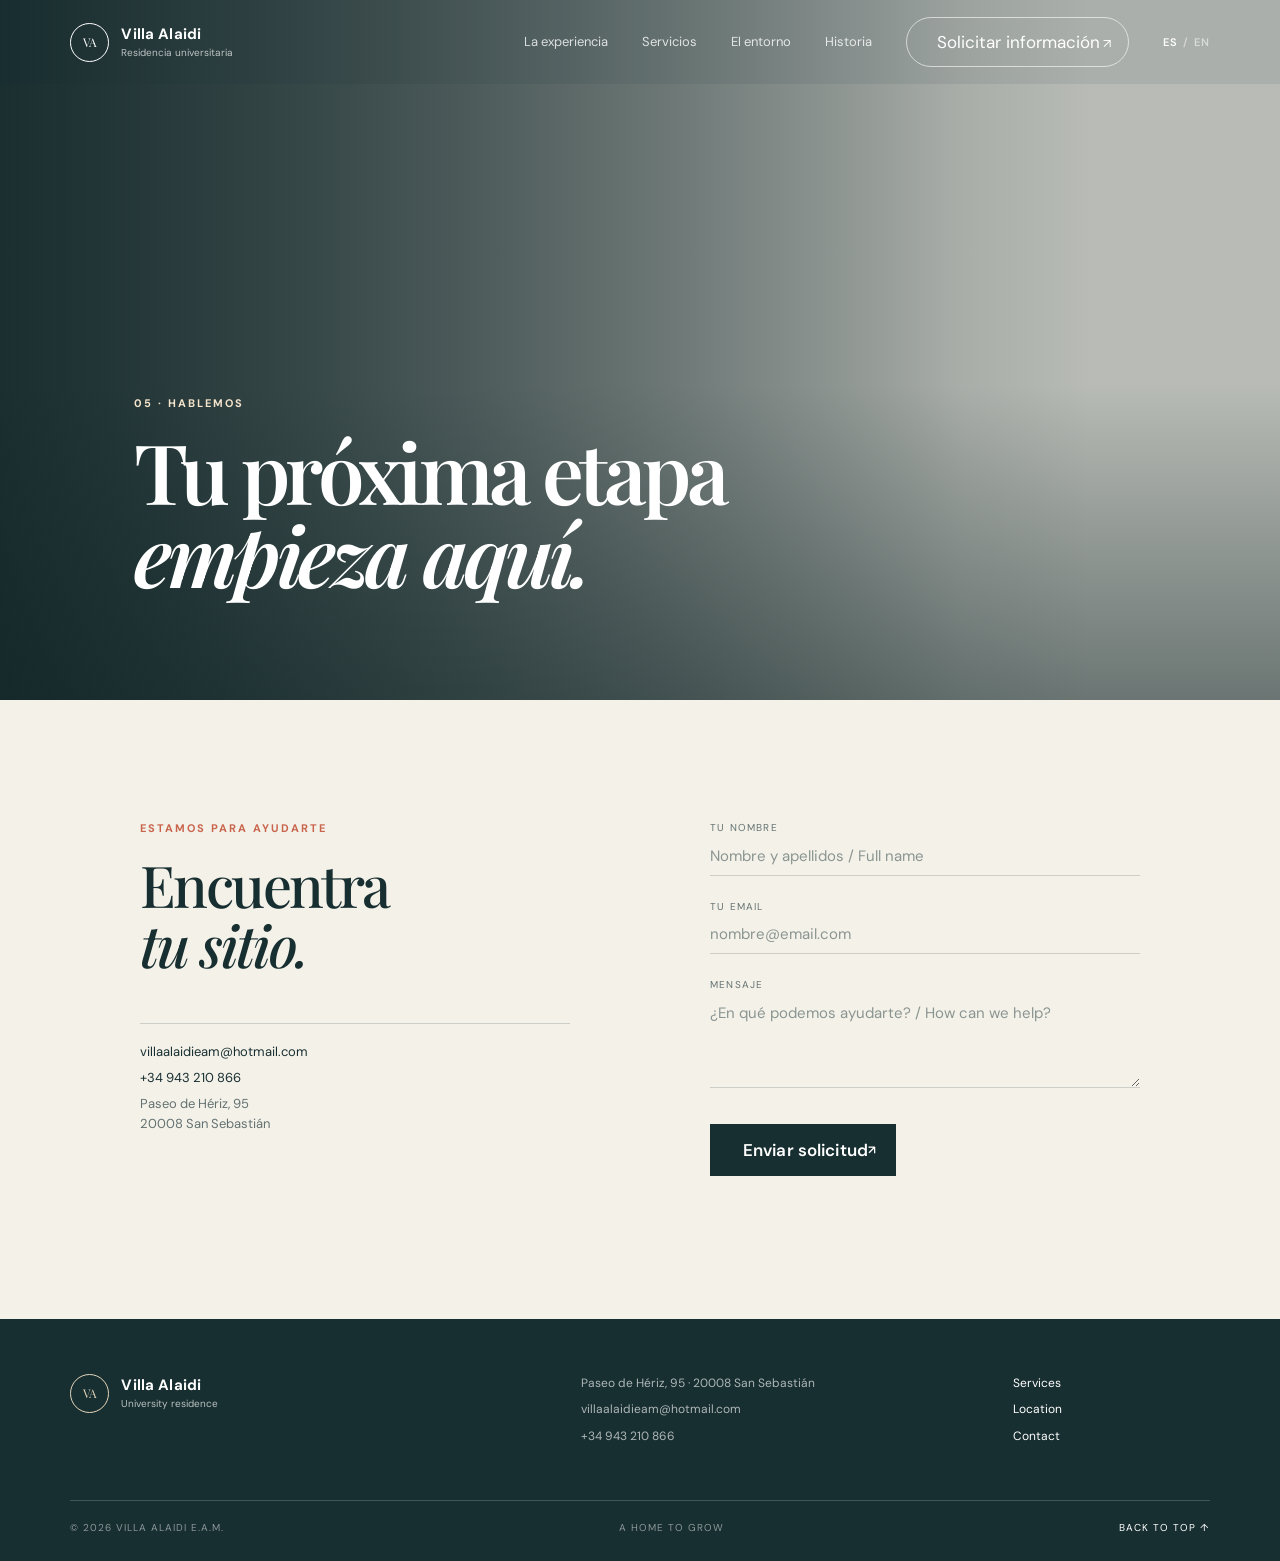
<file: contacto.html>
<!doctype html>
<html lang="es"><head><meta charset="UTF-8"><meta name="viewport" content="width=device-width, initial-scale=1.0"><title>Contacto | Villa Alaidi</title><link rel="preconnect" href="https://fonts.googleapis.com"><link rel="preconnect" href="https://fonts.gstatic.com" crossorigin><link href="https://fonts.googleapis.com/css2?family=DM+Sans:wght@400;500;600;700&family=Playfair+Display:wght@500;600;700&display=swap" rel="stylesheet"><link rel="stylesheet" href="style.css"></head><body><header class="site-header"><a class="brand" href="index.html"><span class="brand-mark">VA</span><span><strong>Villa Alaidi</strong><small><span class="lang-es">Residencia universitaria</span><span class="lang-en">University residence</span></small></span></a><button class="menu-toggle" aria-label="Abrir menú" aria-expanded="false"><span></span><span></span></button><nav class="main-nav"><a href="index.html#experiencia"><span class="lang-es">La experiencia</span><span class="lang-en">The experience</span></a><a href="servicios.html"><span class="lang-es">Servicios</span><span class="lang-en">Services</span></a><a href="ubicacion.html"><span class="lang-es">El entorno</span><span class="lang-en">Location</span></a><a href="historia.html"><span class="lang-es">Historia</span><span class="lang-en">Our story</span></a><a class="nav-action" href="contacto.html"><span class="lang-es">Solicitar información</span><span class="lang-en">Request information</span> ↗</a><button class="lang-toggle" type="button"><span>ES</span><i>/</i><span>EN</span></button></nav></header><main><section class="page-hero contact-hero"><div class="hero-overlay"></div><div class="page-hero-content"><p class="eyebrow light"><span class="lang-es">05 · Hablemos</span><span class="lang-en">05 · Let's talk</span></p><h1><span class="lang-es">Tu próxima etapa<br><em>empieza aquí.</em></span><span class="lang-en">Your next chapter<br><em>starts here.</em></span></h1></div></section><section class="contact-page section-pad"><div class="contact-page-grid"><div><p class="eyebrow"><span class="lang-es">Estamos para ayudarte</span><span class="lang-en">We are here to help</span></p><h2><span class="lang-es">Encuentra<br><em>tu sitio.</em></span><span class="lang-en">Find<br><em>your place.</em></span></h2><div class="contact-details"><a href="mailto:villaalaidieam@hotmail.com">villaalaidieam@hotmail.com</a><a href="tel:+34943210866">+34 943 210 866</a><span>Paseo de Hériz, 95<br>20008 San Sebastián</span></div></div><form class="contact-form form-dark"><label><span class="lang-es">Tu nombre</span><span class="lang-en">Your name</span><input type="text" name="name" placeholder="Nombre y apellidos / Full name" required></label><label><span class="lang-es">Tu email</span><span class="lang-en">Your email</span><input type="email" name="email" placeholder="nombre@email.com" required></label><label><span class="lang-es">Mensaje</span><span class="lang-en">Message</span><textarea name="message" placeholder="¿En qué podemos ayudarte? / How can we help?" required></textarea></label><button class="button button-dark" type="submit"><span class="lang-es">Enviar solicitud</span><span class="lang-en">Send request</span> ↗</button><p class="form-note" role="status"></p></form></div></section></main><footer class="site-footer"><div class="footer-top"><a class="brand brand-footer" href="index.html"><span class="brand-mark">VA</span><span><strong>Villa Alaidi</strong><small>University residence</small></span></a><div class="footer-address"><span>Paseo de Hériz, 95 · 20008 San Sebastián</span><a href="mailto:villaalaidieam@hotmail.com">villaalaidieam@hotmail.com</a><a href="tel:+34943210866">+34 943 210 866</a></div><div class="footer-links"><a href="servicios.html">Services</a><a href="ubicacion.html">Location</a><a href="contacto.html">Contact</a></div></div><div class="footer-bottom"><span>© <span id="year"></span> Villa Alaidi E.A.M.</span><span>A home to grow</span><a href="#inicio">Back to top ↑</a></div></footer><script src="script.js"></script></body></html>
</file>
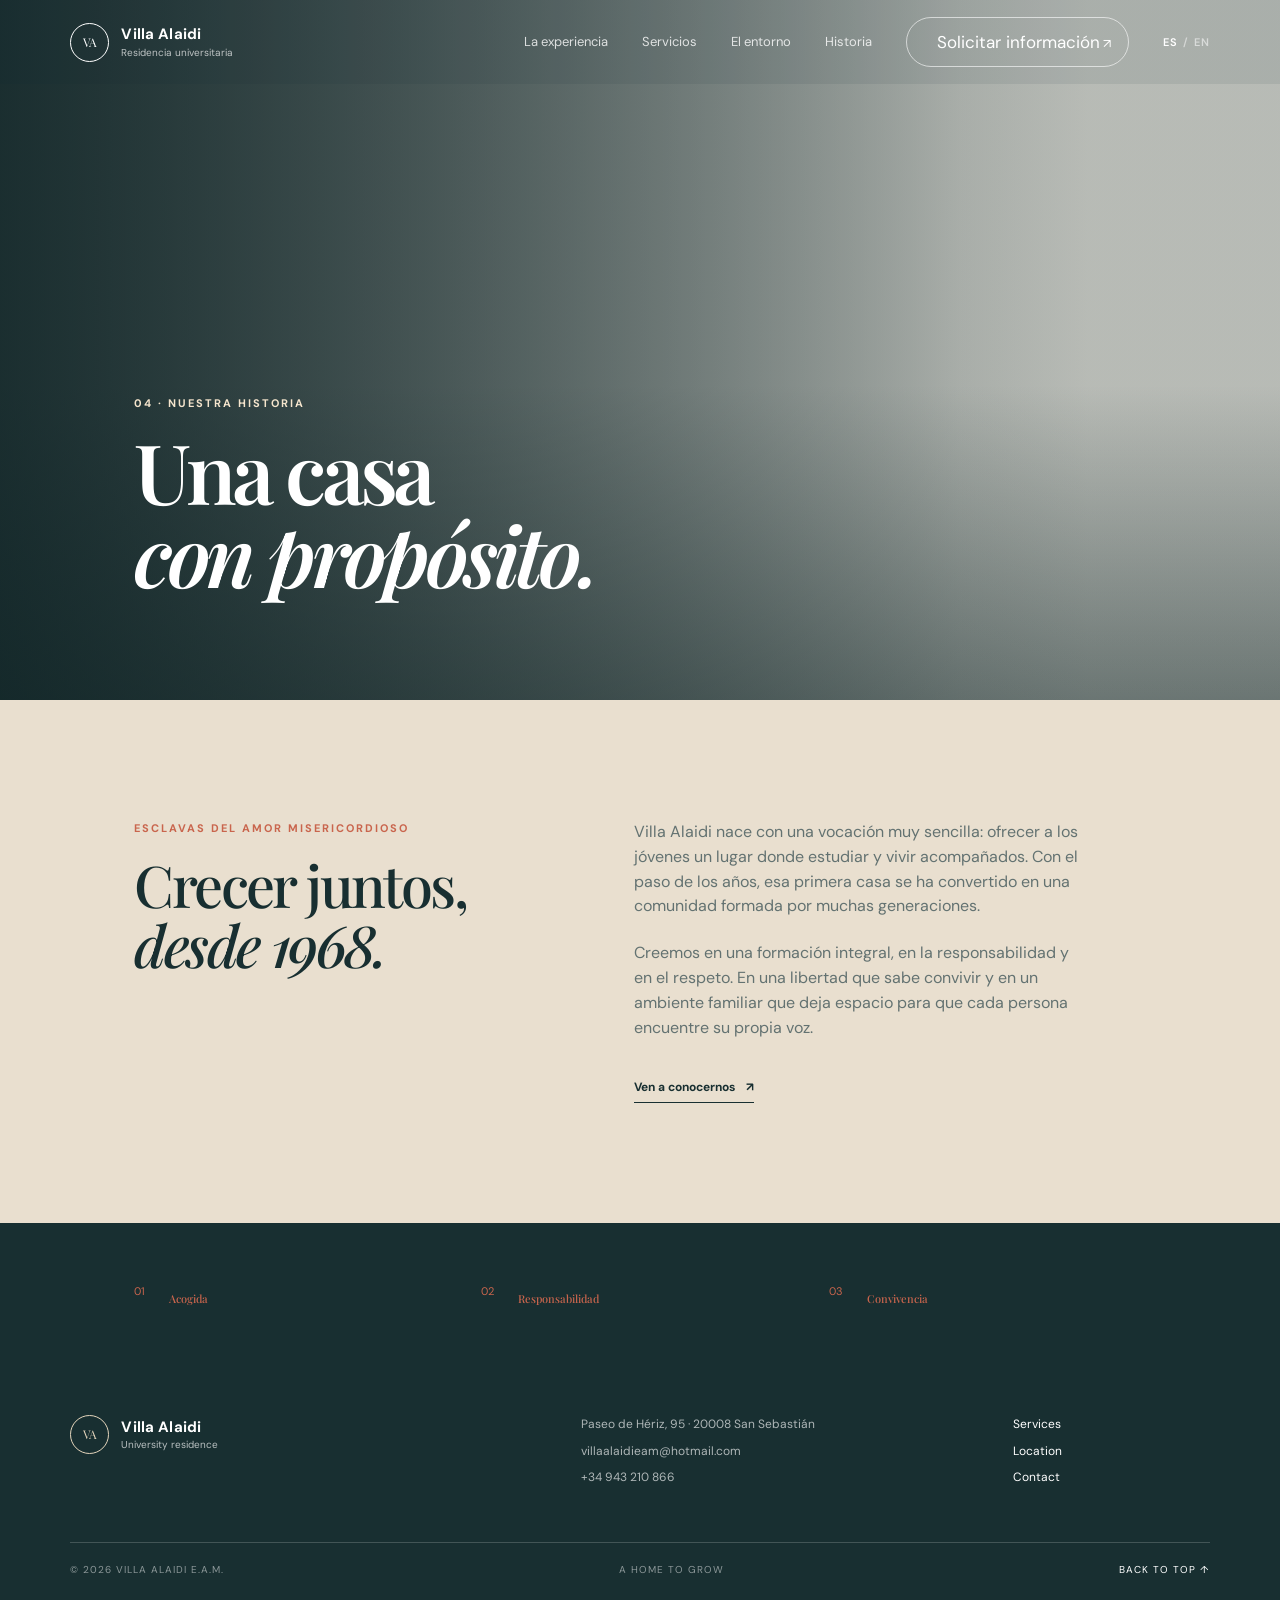
<file: historia.html>
<!doctype html>
<html lang="es"><head><meta charset="UTF-8"><meta name="viewport" content="width=device-width, initial-scale=1.0"><title>Historia | Villa Alaidi</title><link rel="preconnect" href="https://fonts.googleapis.com"><link rel="preconnect" href="https://fonts.gstatic.com" crossorigin><link href="https://fonts.googleapis.com/css2?family=DM+Sans:wght@400;500;600;700&family=Playfair+Display:wght@500;600;700&display=swap" rel="stylesheet"><link rel="stylesheet" href="style.css"></head><body><header class="site-header"><a class="brand" href="index.html"><span class="brand-mark">VA</span><span><strong>Villa Alaidi</strong><small><span class="lang-es">Residencia universitaria</span><span class="lang-en">University residence</span></small></span></a><button class="menu-toggle" aria-label="Abrir menú" aria-expanded="false"><span></span><span></span></button><nav class="main-nav"><a href="index.html#experiencia"><span class="lang-es">La experiencia</span><span class="lang-en">The experience</span></a><a href="servicios.html"><span class="lang-es">Servicios</span><span class="lang-en">Services</span></a><a href="ubicacion.html"><span class="lang-es">El entorno</span><span class="lang-en">Location</span></a><a href="historia.html"><span class="lang-es">Historia</span><span class="lang-en">Our story</span></a><a class="nav-action" href="contacto.html"><span class="lang-es">Solicitar información</span><span class="lang-en">Request information</span> ↗</a><button class="lang-toggle" type="button"><span>ES</span><i>/</i><span>EN</span></button></nav></header><main><section class="page-hero story-hero"><div class="hero-overlay"></div><div class="page-hero-content"><p class="eyebrow light"><span class="lang-es">04 · Nuestra historia</span><span class="lang-en">04 · Our story</span></p><h1><span class="lang-es">Una casa<br><em>con propósito.</em></span><span class="lang-en">A home<br><em>with purpose.</em></span></h1></div></section><section class="detail-section section-pad story-detail"><div class="detail-intro"><p class="eyebrow"><span class="lang-es">Esclavas del Amor Misericordioso</span><span class="lang-en">Handmaids of Merciful Love</span></p><h2><span class="lang-es">Crecer juntos,<br><em>desde 1968.</em></span><span class="lang-en">Growing together,<br><em>since 1968.</em></span></h2></div><div class="story-copy"><p><span class="lang-es">Villa Alaidi nace con una vocación muy sencilla: ofrecer a los jóvenes un lugar donde estudiar y vivir acompañados. Con el paso de los años, esa primera casa se ha convertido en una comunidad formada por muchas generaciones.</span><span class="lang-en">Villa Alaidi began with a simple purpose: to offer young people a place to study and live with support. Over the years, that first home has become a community shaped by many generations.</span></p><p><span class="lang-es">Creemos en una formación integral, en la responsabilidad y en el respeto. En una libertad que sabe convivir y en un ambiente familiar que deja espacio para que cada persona encuentre su propia voz.</span><span class="lang-en">We believe in personal growth, responsibility and respect. In a freedom that knows how to live with others, and in a family atmosphere that gives everyone room to find their own voice.</span></p><a class="text-link dark" href="contacto.html"><span class="lang-es">Ven a conocernos</span><span class="lang-en">Come and meet us</span> ↗</a></div></section><section class="values-band"><div><span>01</span><strong><span class="lang-es">Acogida</span><span class="lang-en">Welcome</span></strong></div><div><span>02</span><strong><span class="lang-es">Responsabilidad</span><span class="lang-en">Responsibility</span></strong></div><div><span>03</span><strong><span class="lang-es">Convivencia</span><span class="lang-en">Community</span></strong></div></section></main><footer class="site-footer"><div class="footer-top"><a class="brand brand-footer" href="index.html"><span class="brand-mark">VA</span><span><strong>Villa Alaidi</strong><small>University residence</small></span></a><div class="footer-address"><span>Paseo de Hériz, 95 · 20008 San Sebastián</span><a href="mailto:villaalaidieam@hotmail.com">villaalaidieam@hotmail.com</a><a href="tel:+34943210866">+34 943 210 866</a></div><div class="footer-links"><a href="servicios.html">Services</a><a href="ubicacion.html">Location</a><a href="contacto.html">Contact</a></div></div><div class="footer-bottom"><span>© <span id="year"></span> Villa Alaidi E.A.M.</span><span>A home to grow</span><a href="#inicio">Back to top ↑</a></div></footer><script src="script.js"></script></body></html>
</file>
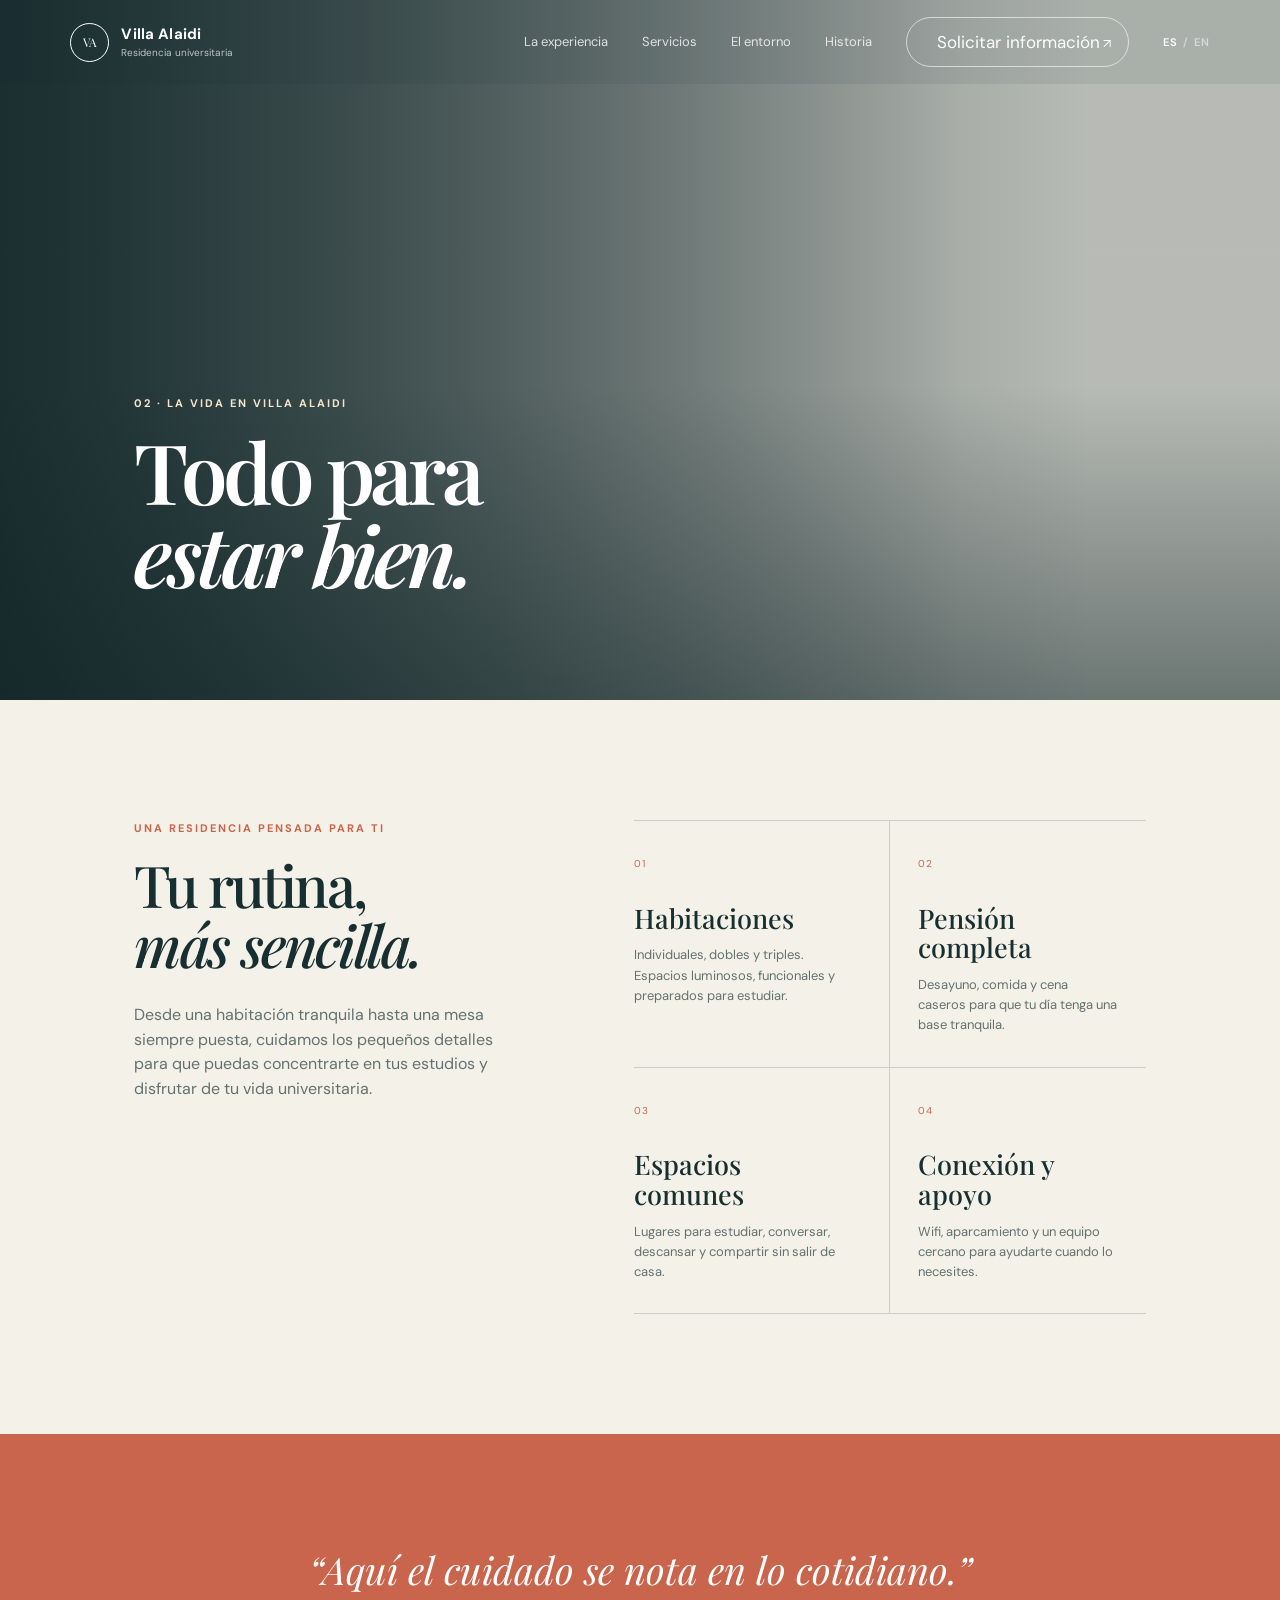
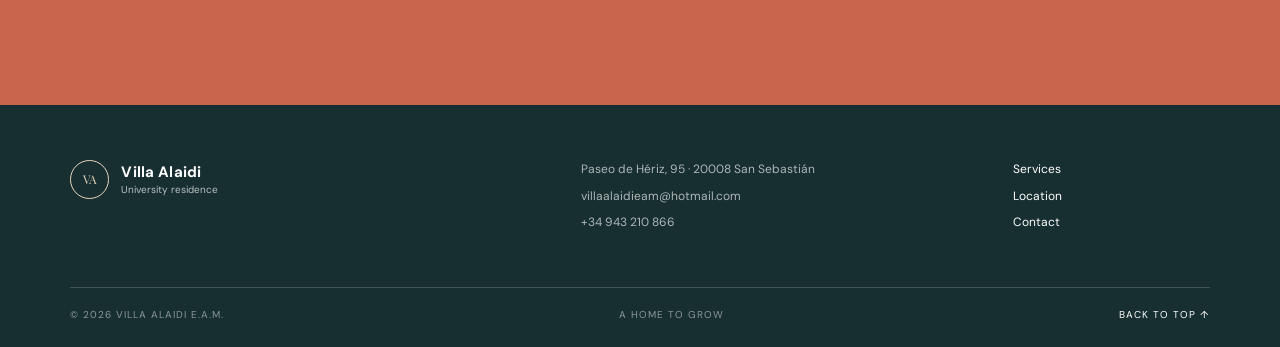
<file: servicios.html>
<!doctype html>
<html lang="es"><head><meta charset="UTF-8"><meta name="viewport" content="width=device-width, initial-scale=1.0"><meta name="description" content="Servicios de Villa Alaidi."><title>Servicios | Villa Alaidi</title><link rel="preconnect" href="https://fonts.googleapis.com"><link rel="preconnect" href="https://fonts.gstatic.com" crossorigin><link href="https://fonts.googleapis.com/css2?family=DM+Sans:wght@400;500;600;700&family=Playfair+Display:wght@500;600;700&display=swap" rel="stylesheet"><link rel="stylesheet" href="style.css"></head><body><header class="site-header"><a class="brand" href="index.html"><span class="brand-mark">VA</span><span><strong>Villa Alaidi</strong><small><span class="lang-es">Residencia universitaria</span><span class="lang-en">University residence</span></small></span></a><button class="menu-toggle" aria-label="Abrir menú" aria-expanded="false"><span></span><span></span></button><nav class="main-nav"><a href="index.html#experiencia"><span class="lang-es">La experiencia</span><span class="lang-en">The experience</span></a><a href="servicios.html"><span class="lang-es">Servicios</span><span class="lang-en">Services</span></a><a href="ubicacion.html"><span class="lang-es">El entorno</span><span class="lang-en">Location</span></a><a href="historia.html"><span class="lang-es">Historia</span><span class="lang-en">Our story</span></a><a class="nav-action" href="contacto.html"><span class="lang-es">Solicitar información</span><span class="lang-en">Request information</span> ↗</a><button class="lang-toggle" type="button"><span>ES</span><i>/</i><span>EN</span></button></nav></header><main><section class="page-hero services-hero"><div class="hero-overlay"></div><div class="page-hero-content"><p class="eyebrow light"><span class="lang-es">02 · La vida en Villa Alaidi</span><span class="lang-en">02 · Life at Villa Alaidi</span></p><h1><span class="lang-es">Todo para<br><em>estar bien.</em></span><span class="lang-en">Everything to<br><em>feel at home.</em></span></h1></div></section><section class="detail-section section-pad"><div class="detail-intro"><p class="eyebrow"><span class="lang-es">Una residencia pensada para ti</span><span class="lang-en">A residence designed around you</span></p><h2><span class="lang-es">Tu rutina,<br><em>más sencilla.</em></span><span class="lang-en">Your routine,<br><em>made easier.</em></span></h2><p><span class="lang-es">Desde una habitación tranquila hasta una mesa siempre puesta, cuidamos los pequeños detalles para que puedas concentrarte en tus estudios y disfrutar de tu vida universitaria.</span><span class="lang-en">From a quiet room to a table always set, we take care of the details so you can focus on your studies and enjoy university life.</span></p></div><div class="feature-list"><article><span>01</span><h3><span class="lang-es">Habitaciones</span><span class="lang-en">Rooms</span></h3><p><span class="lang-es">Individuales, dobles y triples. Espacios luminosos, funcionales y preparados para estudiar.</span><span class="lang-en">Single, double and triple rooms. Bright, functional spaces made for studying.</span></p></article><article><span>02</span><h3><span class="lang-es">Pensión completa</span><span class="lang-en">Full board</span></h3><p><span class="lang-es">Desayuno, comida y cena caseros para que tu día tenga una base tranquila.</span><span class="lang-en">Homemade breakfast, lunch and dinner to give every day a steady foundation.</span></p></article><article><span>03</span><h3><span class="lang-es">Espacios comunes</span><span class="lang-en">Shared spaces</span></h3><p><span class="lang-es">Lugares para estudiar, conversar, descansar y compartir sin salir de casa.</span><span class="lang-en">Places to study, talk, rest and share without leaving home.</span></p></article><article><span>04</span><h3><span class="lang-es">Conexión y apoyo</span><span class="lang-en">Connection and support</span></h3><p><span class="lang-es">Wifi, aparcamiento y un equipo cercano para ayudarte cuando lo necesites.</span><span class="lang-en">Wifi, parking and a close-knit team ready when you need support.</span></p></article></div></section><section class="quote-band"><p>“<span class="lang-es">Aquí el cuidado se nota en lo cotidiano.</span><span class="lang-en">Here, care is felt in the everyday.</span>”</p></section></main><footer class="site-footer"><div class="footer-top"><a class="brand brand-footer" href="index.html"><span class="brand-mark">VA</span><span><strong>Villa Alaidi</strong><small>University residence</small></span></a><div class="footer-address"><span>Paseo de Hériz, 95 · 20008 San Sebastián</span><a href="mailto:villaalaidieam@hotmail.com">villaalaidieam@hotmail.com</a><a href="tel:+34943210866">+34 943 210 866</a></div><div class="footer-links"><a href="servicios.html">Services</a><a href="ubicacion.html">Location</a><a href="contacto.html">Contact</a></div></div><div class="footer-bottom"><span>© <span id="year"></span> Villa Alaidi E.A.M.</span><span>A home to grow</span><a href="#inicio">Back to top ↑</a></div></footer><script src="script.js"></script></body></html>
</file>
<file: style.css>
:root{--ink:#182f31;--muted:#637271;--paper:#f4f1e9;--sand:#e4d5bc;--coral:#c9654d;--line:rgba(24,47,49,.18);--serif:'Playfair Display',Georgia,serif;--sans:'DM Sans',sans-serif}*{box-sizing:border-box}html{scroll-behavior:smooth}body{margin:0;background:var(--paper);color:var(--ink);font-family:var(--sans);font-size:16px;line-height:1.55}a{color:inherit;text-decoration:none}img{display:block;width:100%;object-fit:cover}.site-header{height:84px;padding:0 5.5vw;display:flex;align-items:center;justify-content:space-between;position:absolute;z-index:5;top:0;left:0;right:0;color:#fff}.brand{display:flex;align-items:center;gap:12px}.brand-mark{width:39px;height:39px;border:1px solid currentColor;border-radius:50%;display:grid;place-items:center;font-family:var(--serif);font-size:12px;letter-spacing:-.04em}.brand strong,.brand small{display:block;line-height:1.1}.brand strong{font-size:15px;letter-spacing:.01em}.brand small{font-size:10px;opacity:.7;margin-top:4px}.main-nav{display:flex;align-items:center;gap:34px;font-size:13px}.main-nav>a:not(.nav-action){opacity:.8}.nav-action{border:1px solid rgba(255,255,255,.6);padding:11px 17px;border-radius:30px}.nav-action span,.button span{margin-left:13px;font-size:17px}.menu-toggle{display:none;background:none;border:0;color:inherit}.hero{height:min(800px,100vh);min-height:690px;position:relative;color:#fff;overflow:hidden}.hero-image{position:absolute;inset:0;background:url('https://www.villa-alaidi.com/images/panora01.jpg') center/cover;transform:scale(1.02)}.hero-overlay{position:absolute;inset:0;background:linear-gradient(90deg,rgba(14,35,37,.75),rgba(14,35,37,.16) 75%),linear-gradient(0deg,rgba(13,33,34,.45),transparent 45%)}.hero-content{position:absolute;top:27%;left:10.5%;max-width:620px}.eyebrow{font-size:11px;text-transform:uppercase;letter-spacing:.18em;font-weight:700;color:var(--coral);margin:0 0 18px}.light{color:#f5e5cd}.hero h1{font:600 clamp(54px,7vw,100px)/.99 var(--serif);letter-spacing:-.055em;margin:0 0 26px}.hero h1 em,.section-heading em,.intro h2 em,.place h2 em,.gallery h2 em,.contact h2 em{font-style:italic;font-weight:500}.hero-copy{max-width:400px;color:rgba(255,255,255,.8);font-size:17px;margin:0 0 34px}.hero-actions{display:flex;align-items:center;gap:27px}.button{display:inline-flex;align-items:center;justify-content:space-between;padding:15px 20px;border:0;font:600 12px var(--sans);cursor:pointer;letter-spacing:.01em}.button-light{background:#f4e9d8;color:var(--ink)}.button-dark{background:var(--ink);color:#fff}.text-link{font-size:12px;font-weight:700;display:inline-flex;gap:11px;align-items:center;border-bottom:1px solid currentColor;padding-bottom:5px}.hero-note{position:absolute;right:5.5%;bottom:34px;display:flex;gap:13px;align-items:center;font-size:10px;text-transform:uppercase;letter-spacing:.14em;color:rgba(255,255,255,.7)}.scroll-line{height:1px;width:42px;background:currentColor}.section-pad{padding:120px 10.5%}.section-kicker{display:flex;gap:14px;align-items:center;color:var(--coral);font-size:10px;text-transform:uppercase;letter-spacing:.16em;font-weight:700;margin-bottom:38px}.rule{height:1px;width:38px;background:var(--coral);opacity:.6}.intro{background:var(--paper)}.intro-grid{display:grid;grid-template-columns:1.2fr 1fr;gap:11%;margin-bottom:100px}.intro h2,.section-heading h2,.place h2,.gallery h2,.contact h2{font:500 clamp(40px,4.3vw,65px)/1.05 var(--serif);letter-spacing:-.045em;margin:0}.intro-text{max-width:440px;color:var(--muted);font-size:16px}.intro-text p{margin:0 0 18px}.text-link.dark{color:var(--ink);margin-top:16px}.stat-row{border-top:1px solid var(--line);display:grid;grid-template-columns:repeat(4,1fr);padding-top:28px}.stat{display:flex;flex-direction:column;gap:4px;border-right:1px solid var(--line);padding-left:24px}.stat:first-child{padding-left:0}.stat:last-child{border:0}.stat strong{font:500 34px var(--serif)}.stat .unit{font-size:16px}.stat span:last-child{font-size:11px;color:var(--muted);text-transform:uppercase;letter-spacing:.1em}.services{background:#e9dfcf}.section-heading{display:flex;justify-content:space-between;align-items:flex-end;margin-bottom:55px}.section-heading p{max-width:300px;margin:0;color:var(--muted);font-size:14px}.service-grid{display:grid;grid-template-columns:repeat(4,1fr);gap:12px}.service-card{min-height:310px;padding:25px 25px 22px;background:#f3eee5;position:relative;display:flex;flex-direction:column}.service-card.featured{background:var(--coral);color:#fff}.service-number{font-size:10px;letter-spacing:.1em;opacity:.7}.service-icon{font-size:27px;margin:34px 0 18px}.service-card h3{font:500 25px/1.06 var(--serif);letter-spacing:-.03em;margin:0 0 15px}.service-card p{color:var(--muted);font-size:13px;margin:0;max-width:190px}.featured p{color:rgba(255,255,255,.8)}.service-card>a{margin-top:auto;font-size:21px;align-self:flex-end}.place{display:grid;grid-template-columns:1.05fr .95fr;gap:10%;align-items:center;background:#d9e1dc}.place-image{position:relative}.place-image img{height:560px;filter:saturate(.8)}.image-label{position:absolute;bottom:18px;left:20px;color:#fff;font-size:10px;text-transform:uppercase;letter-spacing:.14em}.place-copy{max-width:410px}.place-copy .section-kicker{margin-bottom:25px}.place-copy h2{margin-bottom:25px}.place-copy>p{color:var(--muted);margin-bottom:30px}.distance-list{display:grid;grid-template-columns:repeat(3,1fr);border-top:1px solid var(--line);border-bottom:1px solid var(--line);padding:17px 0;margin-bottom:32px;gap:10px}.distance-list div{display:flex;flex-direction:column}.distance-list strong{font:500 21px var(--serif)}.distance-list span{font-size:10px;line-height:1.3;color:var(--muted);margin-top:4px}.gallery{background:#f4f1e9}.gallery-heading{display:flex;justify-content:space-between;align-items:end;margin-bottom:45px}.gallery-heading .section-kicker{margin:0}.gallery-grid{display:grid;grid-template-columns:1.35fr 1fr 1fr;gap:12px}.gallery-grid img{height:300px}.gallery-grid .gallery-tall img{height:440px}.gallery-grid>div{overflow:hidden}.gallery-grid img{transition:transform .5s}.gallery-grid div:hover img{transform:scale(1.04)}.contact{background:var(--coral);color:#fff}.contact-inner{display:grid;grid-template-columns:1fr 1fr;gap:12%;max-width:1000px;margin:auto}.contact h2{color:#fff;margin-bottom:23px}.contact-lead{max-width:300px;color:rgba(255,255,255,.8);font-size:15px}.contact-form{display:flex;flex-direction:column;gap:18px}.contact-form label{font-size:10px;text-transform:uppercase;letter-spacing:.12em;color:rgba(255,255,255,.8)}.contact-form input{display:block;width:100%;border:0;border-bottom:1px solid rgba(255,255,255,.5);background:transparent;padding:10px 0 9px;color:#fff;font:15px var(--sans);outline:0}.contact-form input::placeholder{color:rgba(255,255,255,.6)}.contact-form input:focus{border-color:#fff}.contact-form .button{align-self:flex-start;margin-top:13px}.form-note{font-size:12px;margin:0}.site-footer{background:var(--ink);color:#fff;padding:55px 5.5% 25px}.footer-top{display:grid;grid-template-columns:1.2fr 1fr .5fr;gap:40px;padding-bottom:55px}.footer-address,.footer-links{display:flex;flex-direction:column;gap:8px;color:rgba(255,255,255,.65);font-size:12px}.footer-links a{color:#fff}.footer-bottom{border-top:1px solid rgba(255,255,255,.18);padding-top:19px;display:flex;justify-content:space-between;color:rgba(255,255,255,.5);font-size:10px;text-transform:uppercase;letter-spacing:.1em}.footer-bottom a{color:#fff}.brand-footer{align-self:start}.brand-footer .brand-mark{color:var(--sand)}
@media(max-width:800px){.site-header{height:72px;padding:0 6%}.menu-toggle{display:flex;flex-direction:column;gap:5px;padding:10px}.menu-toggle span{display:block;width:23px;height:1px;background:currentColor}.main-nav{display:none;position:absolute;top:72px;left:0;right:0;background:var(--ink);padding:24px 6%;flex-direction:column;align-items:flex-start;gap:20px}.main-nav.open{display:flex}.nav-action{width:100%;text-align:center}.hero{min-height:680px}.hero-content{top:25%;left:8%;right:8%}.hero h1{font-size:61px}.hero-copy{font-size:15px;max-width:330px}.hero-actions{align-items:flex-start;flex-direction:column;gap:20px}.hero-note{right:8%;bottom:25px}.section-pad{padding:80px 8%}.intro-grid,.place,.contact-inner{grid-template-columns:1fr;gap:38px}.intro-grid{margin-bottom:65px}.intro h2,.section-heading h2,.place h2,.gallery h2,.contact h2{font-size:46px}.stat-row{grid-template-columns:repeat(2,1fr);gap:28px 0}.stat:nth-child(3){padding-left:0}.stat:nth-child(2){border-right:0}.section-heading{display:block}.section-heading p{margin-top:22px}.service-grid{grid-template-columns:repeat(2,1fr)}.service-card{min-height:280px;padding:20px}.service-card h3{font-size:22px}.place-image img{height:360px}.place-copy{max-width:none}.gallery-heading{display:block}.gallery-heading .section-kicker{margin-bottom:30px}.gallery-grid{grid-template-columns:1fr 1fr}.gallery-grid .gallery-tall{grid-column:span 2}.gallery-grid .gallery-tall img{height:310px}.gallery-grid img{height:220px}.contact-inner{gap:45px}.footer-top{grid-template-columns:1fr 1fr;gap:35px}.brand-footer{grid-column:span 2}.footer-bottom{gap:12px;flex-wrap:wrap}.footer-bottom span:nth-child(2){display:none}}
@media(max-width:440px){.hero h1{font-size:52px}.button{font-size:11px}.service-grid{grid-template-columns:1fr}.service-card{min-height:240px}.stat strong{font-size:29px}.stat span:last-child{font-size:9px}.footer-top{grid-template-columns:1fr}.brand-footer{grid-column:auto}.footer-links{margin-top:5px}}

/* Shared multipage navigation and content */
.lang-en{display:none}.is-english .lang-es{display:none!important}.is-english .lang-en{display:inline!important}.site-header{position:fixed;background:rgba(24,47,49,var(--header-alpha,0));backdrop-filter:blur(0);transition:background .25s ease,backdrop-filter .25s ease}.site-header.is-scrolled{backdrop-filter:blur(12px)}.lang-toggle{border:0;background:transparent;color:inherit;font:600 11px var(--sans);letter-spacing:.08em;padding:8px 0;cursor:pointer}.lang-toggle i{font-style:normal;opacity:.5;margin:0 5px}.lang-toggle span:last-child{opacity:.55}.is-english .lang-toggle span:first-child{opacity:.55}.is-english .lang-toggle span:last-child{opacity:1}.page-hero{height:min(700px,82vh);min-height:560px;position:relative;color:#fff;background-position:center;background-size:cover;overflow:hidden}.page-hero:before{content:"";position:absolute;inset:0;background:linear-gradient(90deg,rgba(14,35,37,.78),rgba(14,35,37,.12) 85%)}.services-hero{background-image:url('https://images.unsplash.com/photo-1497366811353-6870744d04b2?auto=format&fit=crop&w=1800&q=85')}.location-hero{background-image:url('https://www.villa-alaidi.com/images/panora01.jpg')}.story-hero{background-image:url('https://images.unsplash.com/photo-1513694203232-719a280e022f?auto=format&fit=crop&w=1800&q=85')}.contact-hero{background-image:url('https://images.unsplash.com/photo-1497366754035-f200968a6e72?auto=format&fit=crop&w=1800&q=85')}.page-hero-content{position:absolute;left:10.5%;bottom:15%;z-index:1}.page-hero h1{font:600 clamp(52px,6.5vw,92px)/.99 var(--serif);letter-spacing:-.055em;margin:0}.detail-section{display:grid;grid-template-columns:.85fr 1.15fr;gap:12%;background:var(--paper)}.detail-intro h2,.contact-page h2{font:500 clamp(42px,4.5vw,65px)/1.04 var(--serif);letter-spacing:-.045em;margin:0 0 28px}.detail-intro>p:last-child,.story-copy p{color:var(--muted);max-width:450px;font-size:16px}.feature-list{display:grid;grid-template-columns:1fr 1fr;gap:0;border-top:1px solid var(--line)}.feature-list article{padding:29px 28px 31px 0;border-bottom:1px solid var(--line)}.feature-list article:nth-child(odd){border-right:1px solid var(--line);padding-right:36px}.feature-list article:nth-child(even){padding-left:28px}.feature-list article>span{font-size:10px;color:var(--coral);letter-spacing:.12em}.feature-list h3{font:500 27px/1.1 var(--serif);margin:29px 0 12px}.feature-list p{color:var(--muted);font-size:13px;margin:0;max-width:230px}.quote-band{background:var(--coral);padding:110px 10%;color:#fff;text-align:center}.quote-band p{font:italic 38px var(--serif);margin:0}.location-detail{background:#d9e1dc}.location-detail .detail-intro .button{margin-top:20px}.map-photo img{height:470px}.distance-section{background:var(--paper)}.distance-cards{display:grid;grid-template-columns:repeat(3,1fr);border-top:1px solid var(--line);border-bottom:1px solid var(--line)}.distance-cards div{padding:33px 25px 38px 0;border-right:1px solid var(--line)}.distance-cards div+div{padding-left:25px}.distance-cards div:last-child{border:0}.distance-cards strong{font:500 55px var(--serif)}.distance-cards small{font:16px var(--sans)}.distance-cards span{display:block;color:var(--muted);font-size:11px;text-transform:uppercase;letter-spacing:.1em}.story-detail{background:#e9dfcf}.story-copy{max-width:490px}.story-copy p{margin-top:0;margin-bottom:22px}.values-band{background:var(--ink);color:#fff;padding:50px 10.5%;display:grid;grid-template-columns:repeat(3,1fr);gap:30px}.values-band div{display:flex;gap:24px;align-items:center}.values-band span{color:var(--coral);font-size:11px}.values-band strong{font:500 28px var(--serif)}.contact-page{background:var(--paper)}.contact-page-grid{display:grid;grid-template-columns:1fr 1fr;gap:14%;max-width:1000px;margin:0 auto}.contact-details{border-top:1px solid var(--line);margin-top:48px;padding-top:18px;display:flex;flex-direction:column;gap:6px;color:var(--muted);font-size:13px}.contact-details a{color:var(--ink)}.form-dark{gap:23px}.form-dark label{color:var(--muted)}.form-dark input,.form-dark textarea{color:var(--ink);border-color:var(--line)}.form-dark input::placeholder,.form-dark textarea::placeholder{color:#8a9591}.form-dark textarea{display:block;width:100%;min-height:95px;resize:vertical;border-width:0 0 1px;background:transparent;padding:10px 0;outline:0;font:15px var(--sans)}.form-dark textarea:focus{border-color:var(--ink)}
@media(max-width:800px){.site-header{background:rgba(24,47,49,var(--header-alpha,.12))}.main-nav{background:rgba(24,47,49,.97)}.page-hero{min-height:590px}.page-hero-content{left:8%;bottom:13%}.page-hero h1{font-size:59px}.detail-section,.contact-page-grid{display:block}.detail-intro{margin-bottom:50px}.feature-list{grid-template-columns:1fr}.feature-list article:nth-child(odd){border-right:0;padding-right:0}.feature-list article:nth-child(even){padding-left:0}.map-photo img{height:350px}.distance-cards{grid-template-columns:1fr}.distance-cards div,.distance-cards div+div{padding:22px 0;border-right:0;border-bottom:1px solid var(--line)}.distance-cards div:last-child{border-bottom:0}.values-band{grid-template-columns:1fr;padding:42px 8%;gap:23px}.quote-band{padding:75px 8%}.quote-band p{font-size:29px}.contact-page-grid .contact-form{margin-top:50px}}
</file>
